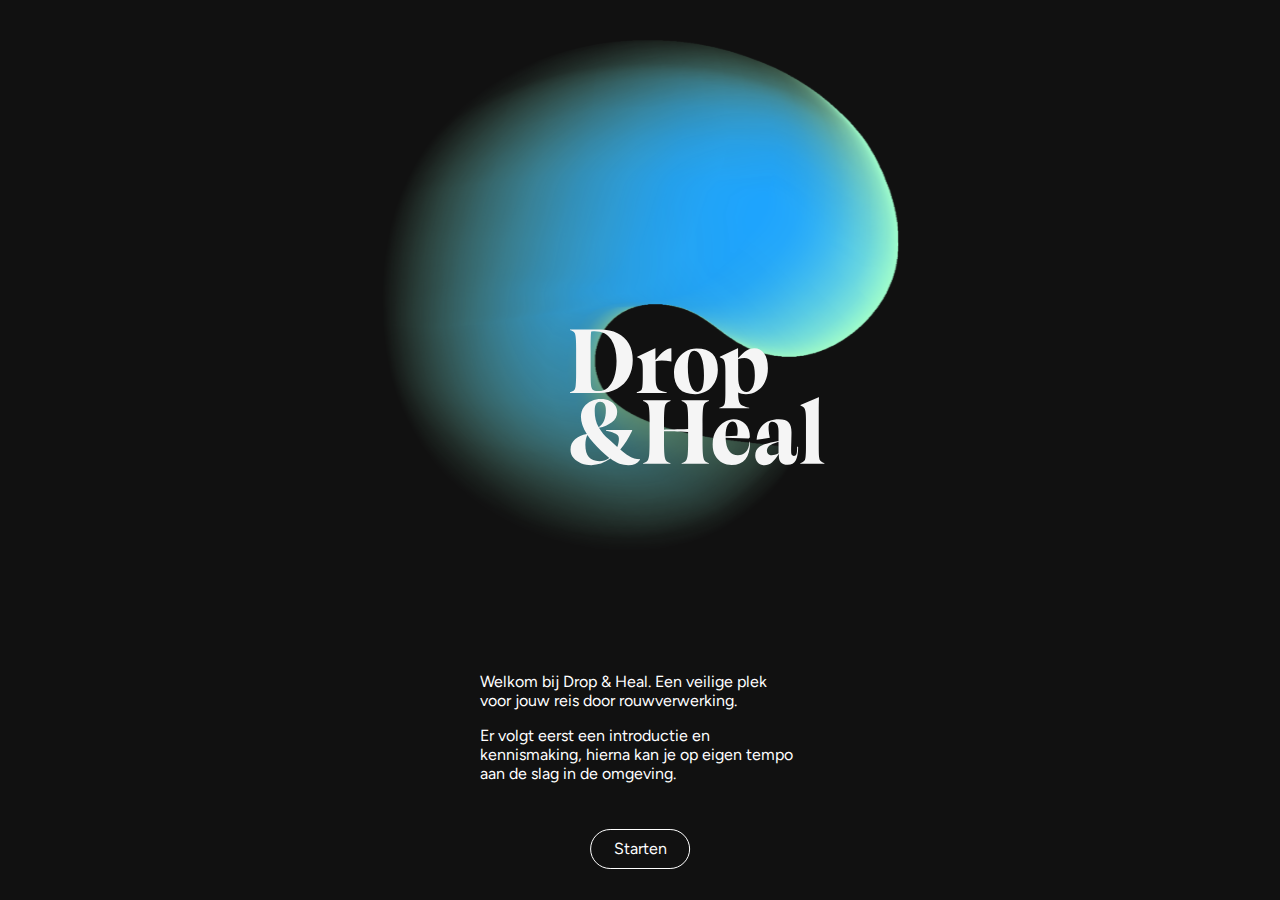
<file: index.html>
<!DOCTYPE html>
<html lang="en">
<head>
    <meta charset="UTF-8">
    <meta name="viewport" content="width=device-width, initial-scale=1.0">
    <title>Document</title>

    <link rel="stylesheet" href="styles/components.css">
    <link rel="stylesheet" href="styles/onboarding1.css">
</head>

<!-- page-load animation (onload="document.body.style.opacity='1'") -->
<body onload="document.body.style.opacity='1'">
    <header class="task-header">
        <img src="assets/task-logo-1.svg" alt="blue">
    </header>

    <article class="task-article">
        <p>Welkom bij Drop & Heal. Een veilige plek voor jouw reis door rouwverwerking.</p>
        <p>Er volgt eerst een introductie en kennismaking, hierna kan je op eigen tempo aan de slag in de omgeving.</p>
    </article>

    <!-- button naar pagina -->
    <a class="btn task-btn" href="onboarding.html">Starten</a>

</body>
</html>
</file>
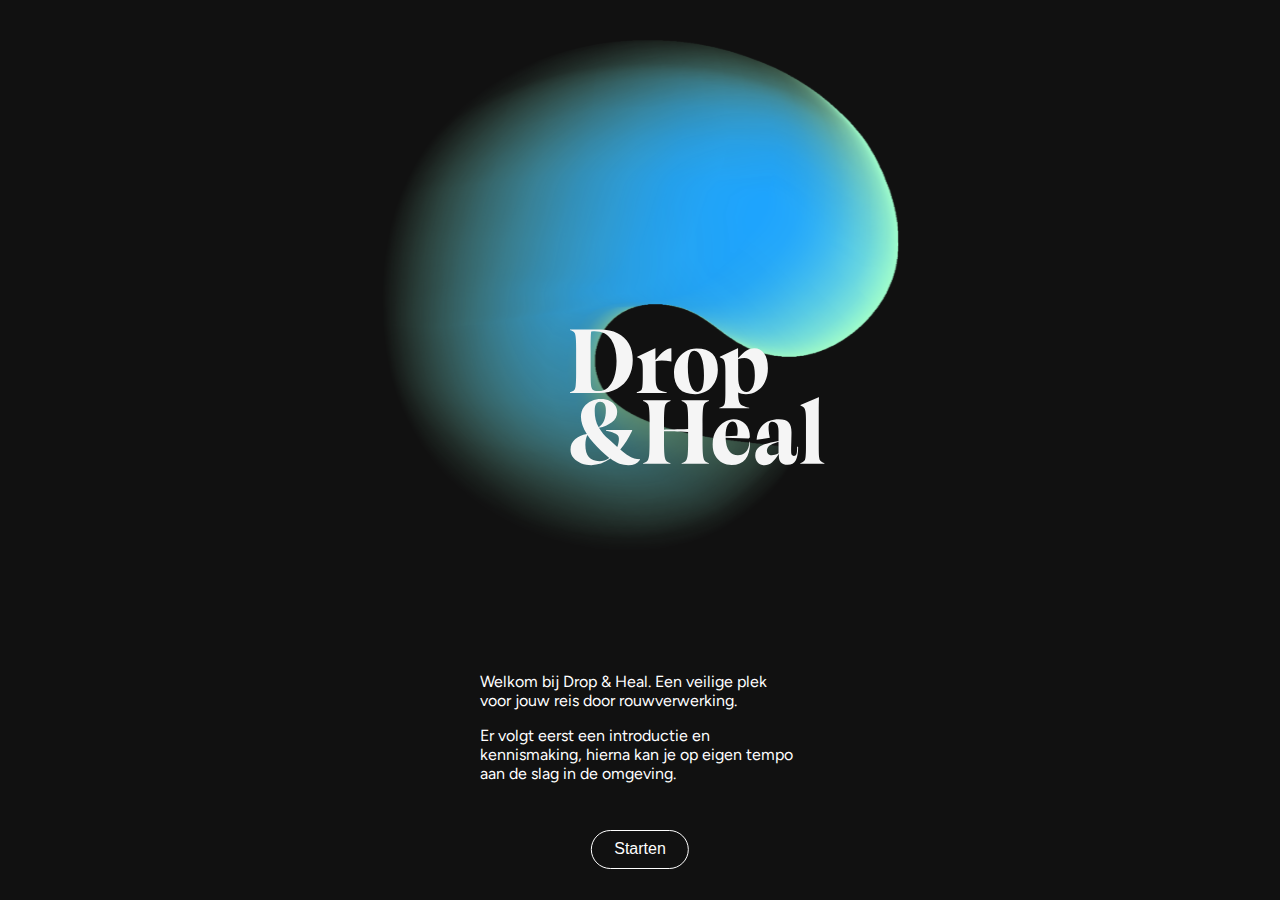
<file: onboarding/index.html>
<!DOCTYPE html>
<html lang="en">
<head>
    <meta charset="UTF-8">
    <meta name="viewport" content="width=device-width, initial-scale=1.0">
    <title>Document</title>

    <link rel="stylesheet" href="../styles/components.css">
    <link rel="stylesheet" href="../styles/onboarding1.css">
</head>

<!-- page-load animation (onload="document.body.style.opacity='1'") -->
<body onload="document.body.style.opacity='1'">
    <header class="task-header">
        <img src="../assets/task-logo-1.svg" alt="blue">
    </header>

    <article class="task-article">
        <p>Welkom bij Drop & Heal. Een veilige plek voor jouw reis door rouwverwerking.</p>
        <p>Er volgt eerst een introductie en kennismaking, hierna kan je op eigen tempo aan de slag in de omgeving.</p>
    </article>

    <!-- button naar pagina -->
    <button class="btn task-btn" onclick="window.location.href = 'onboarding2.html' ;">Starten</button>
</body>
</html>
</file>
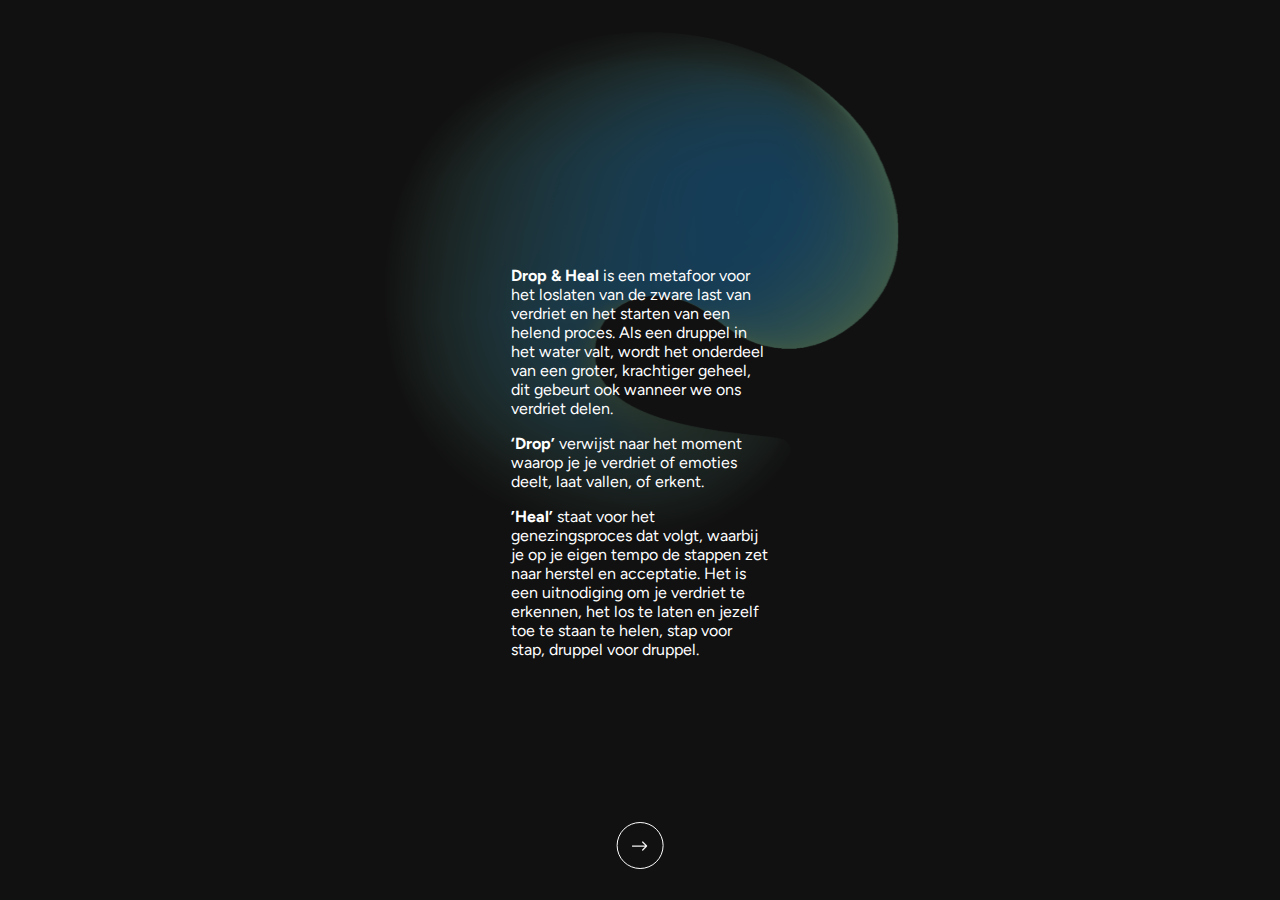
<file: onboarding.html>
<!DOCTYPE html>
<html lang="en">
<head>
    <meta charset="UTF-8">
    <meta name="viewport" content="width=device-width, initial-scale=1.0">
    <title>Document</title>

    <link rel="stylesheet" href="styles/components.css">
    <link rel="stylesheet" href="styles/onboarding2.css">
</head>

<!-- page-load animation (onload="document.body.style.opacity='1'") -->
<body onload="document.body.style.opacity='1'">
    <header class="task-header">
        <img src="assets/blue.svg" alt="blue">
    </header>
    
    <article class="task-article">
        <p><b>Drop & Heal</b> is een metafoor voor het loslaten van de zware last van verdriet en het starten van een helend proces. Als een druppel in het water valt, wordt het onderdeel van een groter, krachtiger geheel, dit gebeurt ook wanneer we ons verdriet delen.</p>
        <p><b>‘Drop’</b> verwijst naar het moment waarop je je verdriet of emoties deelt, laat vallen, of erkent.</p>
        <p><b>’Heal’</b> staat voor het genezingsproces dat volgt, waarbij je op je eigen tempo de stappen zet naar herstel en acceptatie. Het is een uitnodiging om je verdriet te erkennen, het los te laten en jezelf toe te staan te helen, stap voor stap, druppel voor druppel.</p>
    </article>

    <!-- <div class="bluemesh">
        <img src="../assets/bluemesh.svg" alt="">
    </div> -->

    <!-- button naar pagina -->
    <a class="arrow" href="privacy.html"><img src="assets/arrowright.svg" alt=""></a>

</body>
</html>
</file>
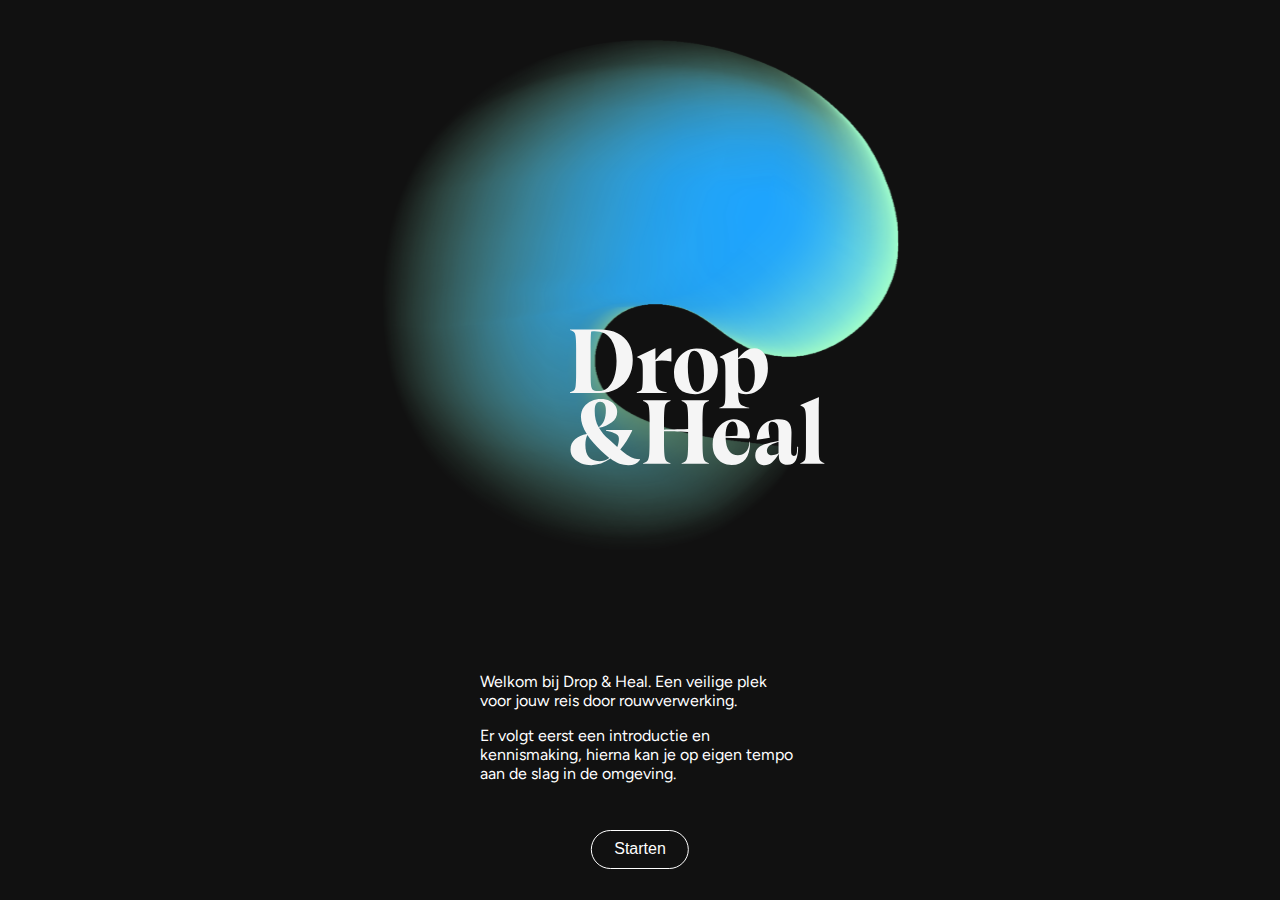
<file: Onboarding1.html>
<!DOCTYPE html>
<html lang="en">
<head>
    <meta charset="UTF-8">
    <meta name="viewport" content="width=device-width, initial-scale=1.0">
    <title>Document</title>

    <link rel="stylesheet" href="styles/components.css">
    <link rel="stylesheet" href="styles/onboarding1.css">
</head>

<!-- page-load animation (onload="document.body.style.opacity='1'") -->
<body onload="document.body.style.opacity='1'">
    <header class="task-header">
        <img src="assets/task-logo-1.svg" alt="blue">
    </header>

    <article class="task-article">
        <p>Welkom bij Drop & Heal. Een veilige plek voor jouw reis door rouwverwerking.</p>
        <p>Er volgt eerst een introductie en kennismaking, hierna kan je op eigen tempo aan de slag in de omgeving.</p>
    </article>

    <!-- button naar pagina -->
    <button class="btn task-btn" onclick="window.location.href = 'onboarding2.html' ;">Starten</button>
</body>
</html>
</file>
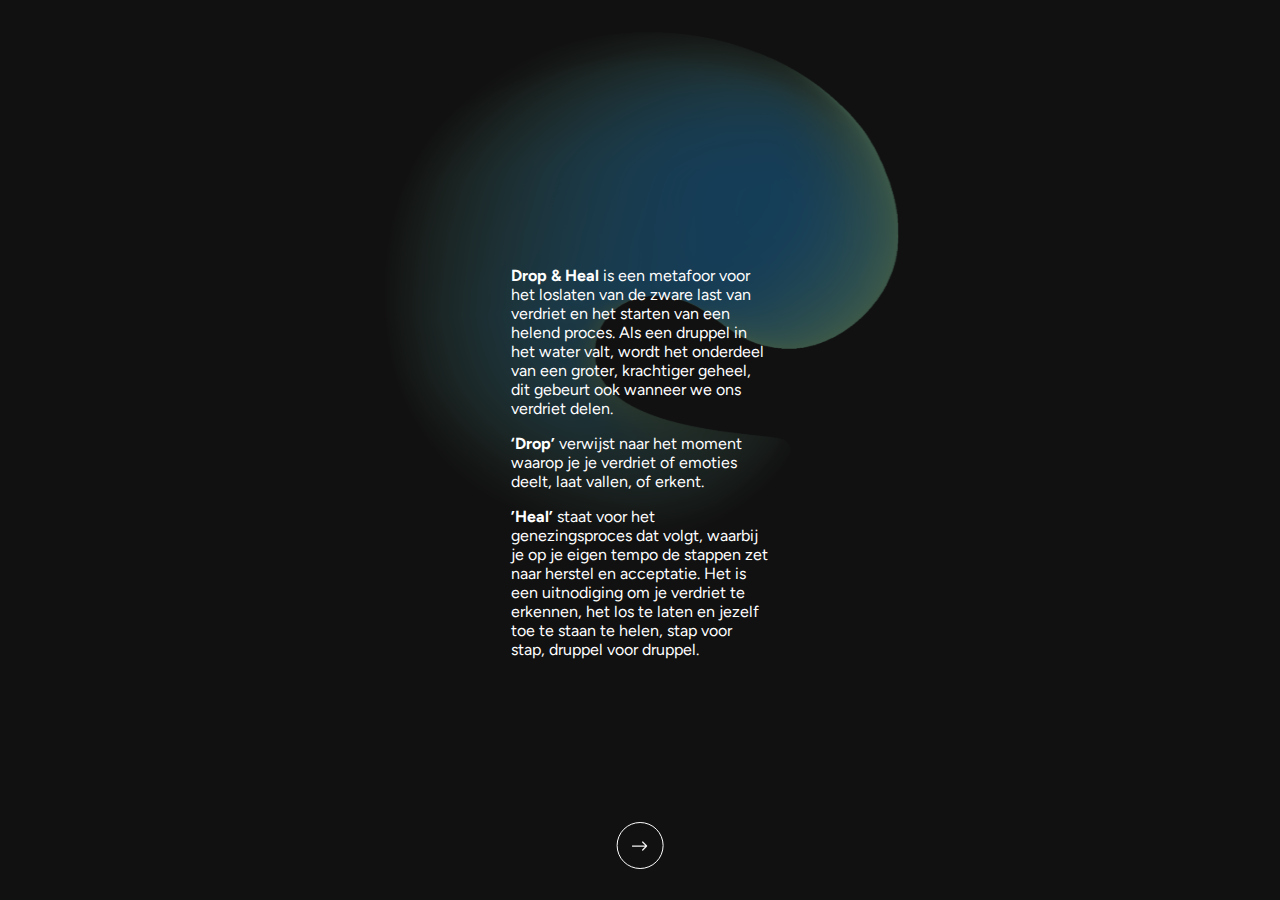
<file: Onboarding2.html>
<!DOCTYPE html>
<html lang="en">
<head>
    <meta charset="UTF-8">
    <meta name="viewport" content="width=device-width, initial-scale=1.0">
    <title>Document</title>

    <link rel="stylesheet" href="styles/components.css">
    <link rel="stylesheet" href="styles/onboarding2.css">
</head>

<!-- page-load animation (onload="document.body.style.opacity='1'") -->
<body onload="document.body.style.opacity='1'">
    <header class="task-header">
        <img src="assets/blue.svg" alt="blue">
    </header>
    
    <article class="task-article">
        <p><b>Drop & Heal</b> is een metafoor voor het loslaten van de zware last van verdriet en het starten van een helend proces. Als een druppel in het water valt, wordt het onderdeel van een groter, krachtiger geheel, dit gebeurt ook wanneer we ons verdriet delen.</p>
        <p><b>‘Drop’</b> verwijst naar het moment waarop je je verdriet of emoties deelt, laat vallen, of erkent.</p>
        <p><b>’Heal’</b> staat voor het genezingsproces dat volgt, waarbij je op je eigen tempo de stappen zet naar herstel en acceptatie. Het is een uitnodiging om je verdriet te erkennen, het los te laten en jezelf toe te staan te helen, stap voor stap, druppel voor druppel.</p>
    </article>

    <!-- <div class="bluemesh">
        <img src="../assets/bluemesh.svg" alt="">
    </div> -->

    <!-- button naar pagina -->
    <a class="arrow" href="onboarding3.html"><img src="assets/arrowright.svg" alt=""></a>

</body>
</html>
</file>
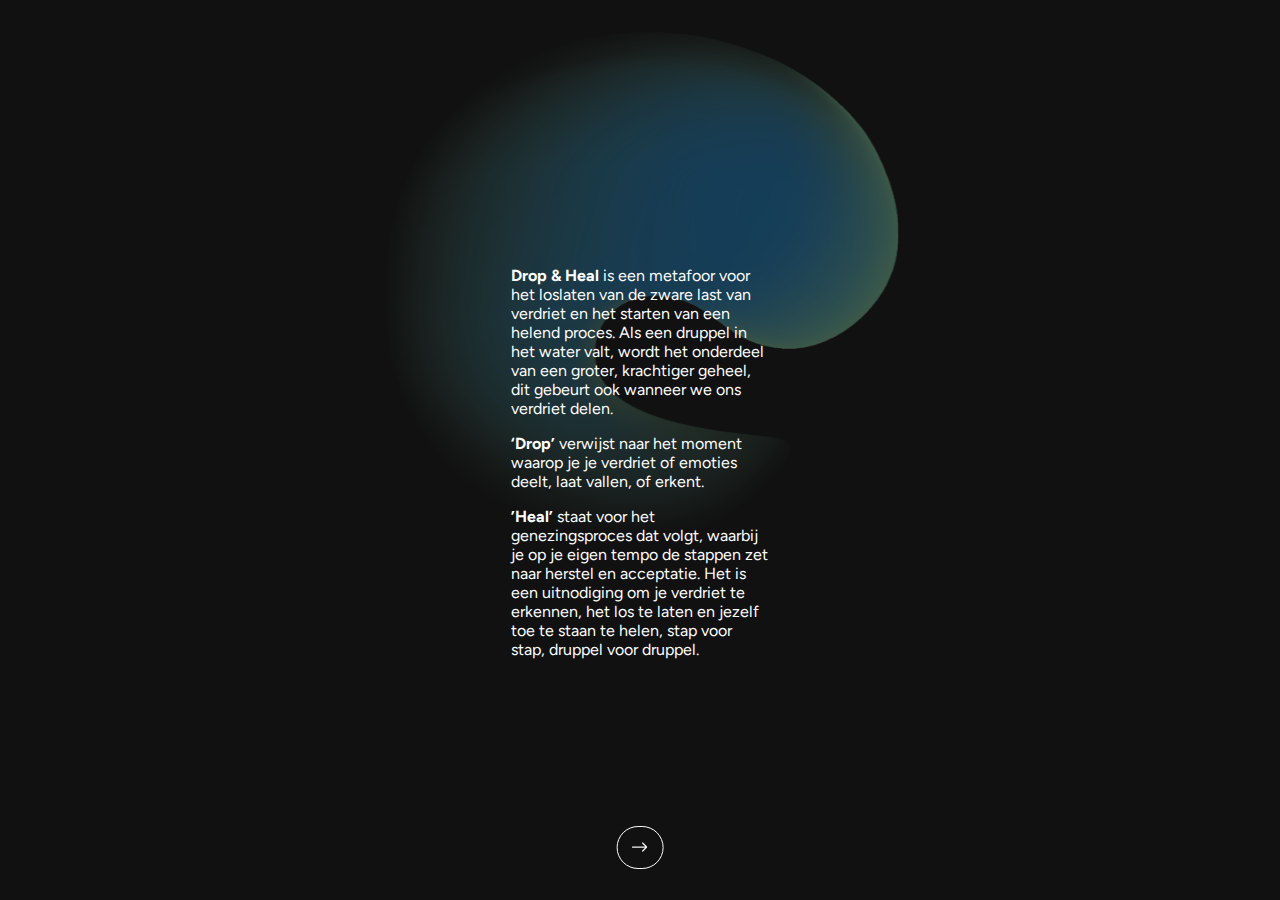
<file: onboarding/Onboarding2.html>
<!DOCTYPE html>
<html lang="en">
<head>
    <meta charset="UTF-8">
    <meta name="viewport" content="width=device-width, initial-scale=1.0">
    <title>Document</title>

    <link rel="stylesheet" href="../styles/components.css">
    <link rel="stylesheet" href="../styles/onboarding2.css">
</head>

<!-- page-load animation (onload="document.body.style.opacity='1'") -->
<body onload="document.body.style.opacity='1'">
    <header class="task-header">
        <img src="../assets/blue.svg" alt="blue">
    </header>
    
    <article class="task-article">
        <p><b>Drop & Heal</b> is een metafoor voor het loslaten van de zware last van verdriet en het starten van een helend proces. Als een druppel in het water valt, wordt het onderdeel van een groter, krachtiger geheel, dit gebeurt ook wanneer we ons verdriet delen.</p>
        <p><b>‘Drop’</b> verwijst naar het moment waarop je je verdriet of emoties deelt, laat vallen, of erkent.</p>
        <p><b>’Heal’</b> staat voor het genezingsproces dat volgt, waarbij je op je eigen tempo de stappen zet naar herstel en acceptatie. Het is een uitnodiging om je verdriet te erkennen, het los te laten en jezelf toe te staan te helen, stap voor stap, druppel voor druppel.</p>
    </article>

    <!-- <div class="bluemesh">
        <img src="../assets/bluemesh.svg" alt="">
    </div> -->

    <button class="arrow" onclick="window.location.href = 'onboarding3.html' ;"><img src="../assets/arrow right.svg" alt=""></button>
</body>
</html>
</file>
<file: styles/components.css>
/* fonts */
@import url('https://fonts.googleapis.com/css2?family=Figtree:ital,wght@0,300..900;1,300..900&display=swap');

@font-face {
    font-family: 'Calvino Grande';
    src: url(fonts/Calvino-Grande-Variable-trial.ttf);    
}

/* zet padding van outer naar inner padding */
* {
    box-sizing: border-box;
}

body {
    font-family: Figtree;
    background-color: #111;
    color: white;
    
    margin: 0;
}

.btn {
    color: white;
    outline: 1px solid white;
    background: none;

    font-size: 1rem;
    padding: 0.6rem 1.4rem;
    border-radius: 9999rem;

    border: none;

    text-decoration: none;
}


.meshblue {
    position: absolute;
    left: 50%;
    bottom: 0;
    transform: translateX(-50%);

    width: 100%;
    overflow: hidden;
    opacity: 50%;
}
</file>
<file: styles/onboarding1.css>
/* page-load animation */
body {
    opacity: 0;
    transition: opacity 3s;
}

/* parent container van img */
.task-header {
    position: relative;

    width: 100vw;
    height: 32rem;

    margin-top: 2.5rem;
    overflow: hidden;
}

/* img child */
.task-header img {
    position: absolute;
    left: 50%;
    top: 0;
    transform: translateX(-50%);

    height: 100%;
    width: auto;
}

/* lap tekst */
.task-article {
    position: absolute;
    left: 50%;
    transform: translate(-50%);
    bottom: 6.3em;
    
    width: 20em;
}

/* button 'Starten' */
.task-btn {
    position: absolute;
    left: 50%;
    bottom: 2rem;
    transform: translate(-50%);  
    z-index: 1; 

    cursor: pointer; 
}

/* layout responsive voor telefoon */
@media only screen and (max-width: 600px) {
    .task-header {
        margin-top: 8rem;
        height: 24rem;
    }

    .task-header > img {
        left: -8rem;
        transform: none;
    }

    .task-article {
        position: static;
        transform: none;
        padding-left: 1.3rem;
    }
}
</file>
<file: styles/onboarding2.css>
/* page-load animation */
body {
    opacity: 0;
    transition: opacity 1s;

    overflow: hidden;
}

/* parent container van img */
.task-header {
    position: relative;

    width: 100vw;
    height: 32rem;

    margin-top: 2rem;
    overflow: hidden;
}

/* img child */
.task-header > img {
    position: absolute;
    left: 50%;
    top: 0;
    transform: translateX(-50%);

    height: 100%;
    width: auto;

    opacity: 30%;
}

/* lap tekst */
.task-article {
    position: absolute;
    left: 50%;
    bottom: 25%;
    transform: translate(-50%);

    width: 16.125rem;
}

.arrow {
    color: white;
    outline: 1px solid white;
    background: none;

    padding: 0.8rem 0.9rem;
    border-radius: 9999rem;

    border: none;

    /* positioneren */
    position: absolute;
    left: 50%;
    bottom: 2rem;
    transform: translate(-50%);  
    z-index: 1; 

    cursor: pointer; 
}

/* bluemesh */
.bluemesh {
    position: absolute;
    top: -7em;
    right: -7em;

    filter: blur(4em);
    opacity: 80%;
}

/* layout responsive voor telefoon */
@media only screen and (max-width: 600px) {
    .task-header {
        margin-top: 8rem;
        height: 24rem;
    }

    .task-header > img {
        left: -8rem;
        transform: none;
    }
}
</file>
